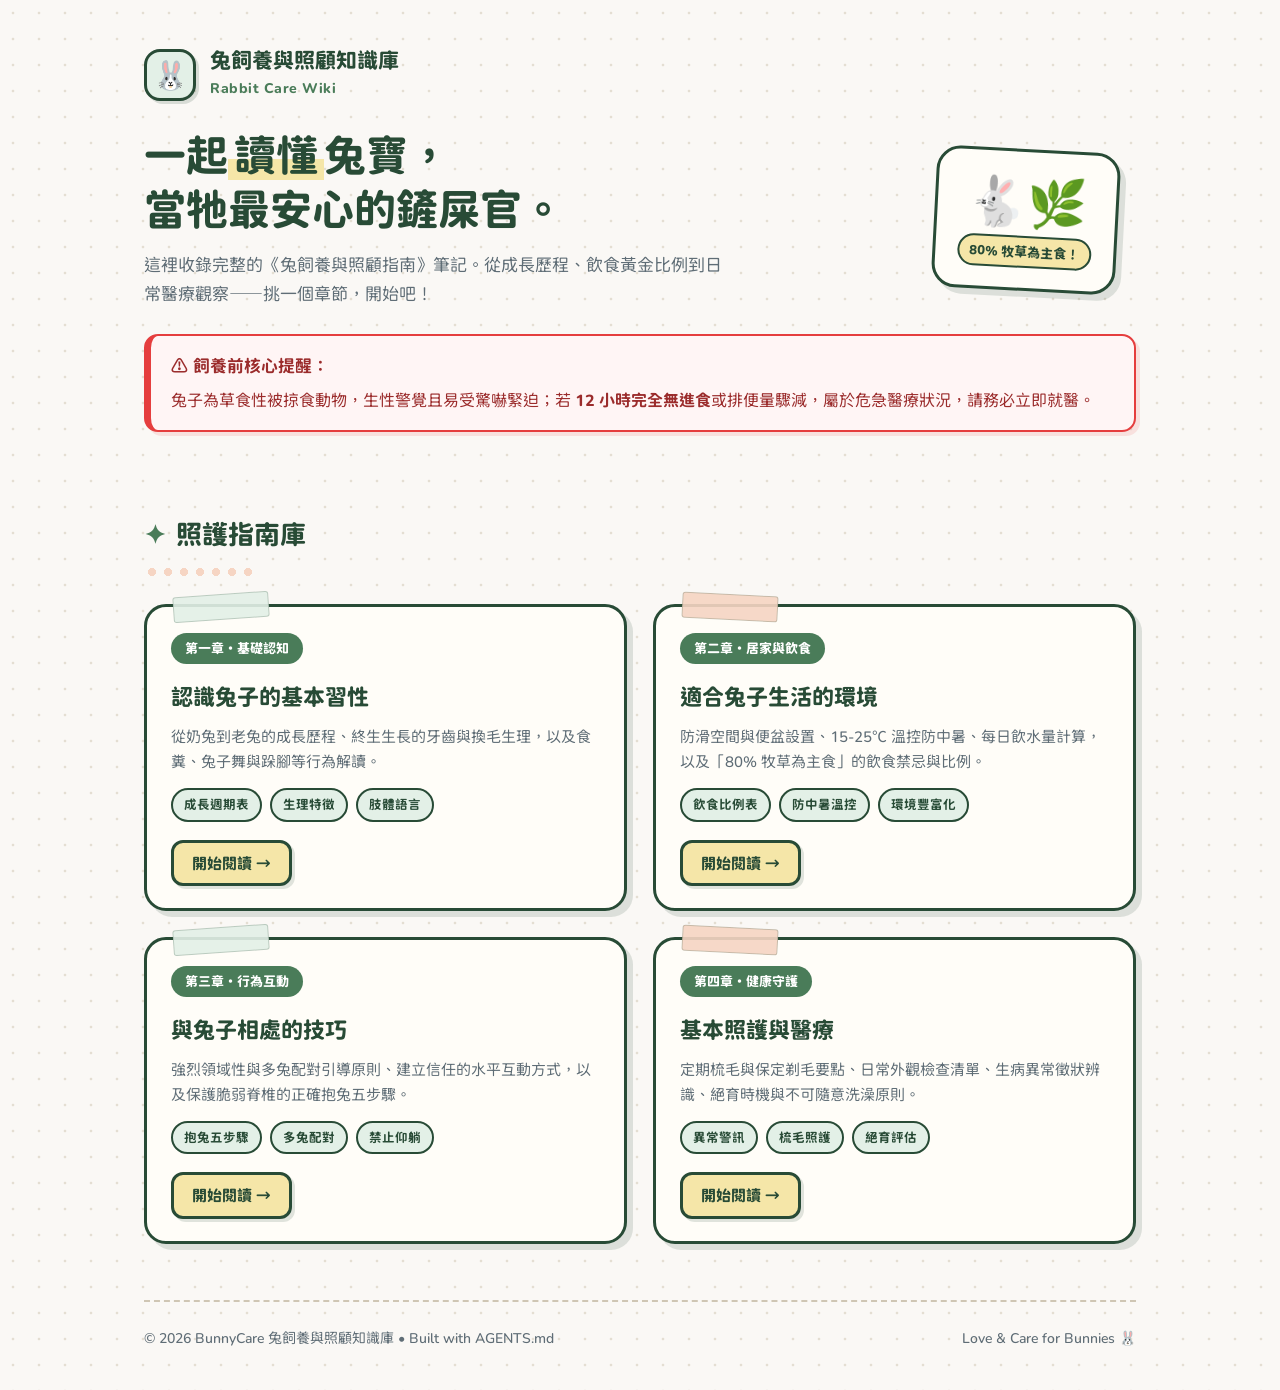
<file: index.html>
<!DOCTYPE html>
<html lang="zh-Hant">
<head>
  <meta charset="utf-8">
  <meta name="viewport" content="width=device-width, initial-scale=1">
  <title>BunnyCare 兔飼養與照顧知識庫</title>
  <meta name="description" content="認識穴兔生理習性、打造安全生活環境，陪伴兔寶健康度過每一個生命階段。">
  <link rel="preconnect" href="https://fonts.googleapis.com">
  <link rel="preconnect" href="https://fonts.gstatic.com" crossorigin>
  <link href="https://fonts.googleapis.com/css2?family=Chiron+GoRound+TC:wght@400;500;600;700;800&family=Noto+Sans+TC:wght@400;500;700;900&display=swap" rel="stylesheet">
  <link rel="stylesheet" href="style.css">
</head>
<body>
  <div class="wrap">

    <header>
      <div class="brand">
        <div class="brand-icon">🐰</div>
        <div class="txt">
          <b>兔飼養與照顧知識庫</b>
          <span>Rabbit Care Wiki</span>
        </div>
      </div>

      <div class="hero">
        <div>
          <h1>一起<span class="u">讀懂</span>兔寶，<br>當牠最安心的鏟屎官。</h1>
          <p>這裡收錄完整的《兔飼養與照顧指南》筆記。從成長歷程、飲食黃金比例到日常醫療觀察——挑一個章節，開始吧！</p>
        </div>
        <div class="mascot">
          <div class="mascot-card">
            <span class="mascot-emoji">🐇🌿</span>
            <span class="mascot-label">80% 牧草為主食！</span>
          </div>
        </div>
      </div>

      <div class="alert-box">
        <strong>⚠️ 飼養前核心提醒：</strong>
        兔子為草食性被掠食動物，生性警覺且易受驚嚇緊迫；若 <b>12 小時完全無進食</b>或排便量驟減，屬於危急醫療狀況，請務必立即就醫。
      </div>
    </header>

    <section class="sec">
      <h2><span class="star">✦</span> 照護指南庫</h2>
      <div class="hand"></div>

      <div class="grid" id="guide-grid">
        <a class="card" href="guides/basic-habits.html">
          <span class="tape"></span>
          <span class="no">第一章・基礎認知</span>
          <h3>認識兔子的基本習性</h3>
          <p>從奶兔到老兔的成長歷程、終生生長的牙齒與換毛生理，以及食糞、兔子舞與跺腳等行為解讀。</p>
          <div class="tags">
            <span class="tag">成長週期表</span>
            <span class="tag">生理特徵</span>
            <span class="tag">肢體語言</span>
          </div>
          <span class="go">開始閱讀 →</span>
        </a>

        <a class="card" href="guides/living-environment.html">
          <span class="tape"></span>
          <span class="no">第二章・居家與飲食</span>
          <h3>適合兔子生活的環境</h3>
          <p>防滑空間與便盆設置、15-25℃ 溫控防中暑、每日飲水量計算，以及「80% 牧草為主食」的飲食禁忌與比例。</p>
          <div class="tags">
            <span class="tag">飲食比例表</span>
            <span class="tag">防中暑溫控</span>
            <span class="tag">環境豐富化</span>
          </div>
          <span class="go">開始閱讀 →</span>
        </a>

        <a class="card" href="guides/interaction-tips.html">
          <span class="tape"></span>
          <span class="no">第三章・行為互動</span>
          <h3>與兔子相處的技巧</h3>
          <p>強烈領域性與多兔配對引導原則、建立信任的水平互動方式，以及保護脆弱脊椎的正確抱兔五步驟。</p>
          <div class="tags">
            <span class="tag">抱兔五步驟</span>
            <span class="tag">多兔配對</span>
            <span class="tag">禁止仰躺</span>
          </div>
          <span class="go">開始閱讀 →</span>
        </a>

        <a class="card" href="guides/health-care.html">
          <span class="tape"></span>
          <span class="no">第四章・健康守護</span>
          <h3>基本照護與醫療</h3>
          <p>定期梳毛與保定剃毛要點、日常外觀檢查清單、生病異常徵狀辨識、絕育時機與不可隨意洗澡原則。</p>
          <div class="tags">
            <span class="tag">異常警訊</span>
            <span class="tag">梳毛照護</span>
            <span class="tag">絕育評估</span>
          </div>
          <span class="go">開始閱讀 →</span>
        </a>
      </div>
    </section>

    <footer>
      <span>© 2026 BunnyCare 兔飼養與照顧知識庫 • Built with AGENTS.md</span>
      <span>Love & Care for Bunnies 🐰</span>
    </footer>

  </div>
</body>
</html>
</file>
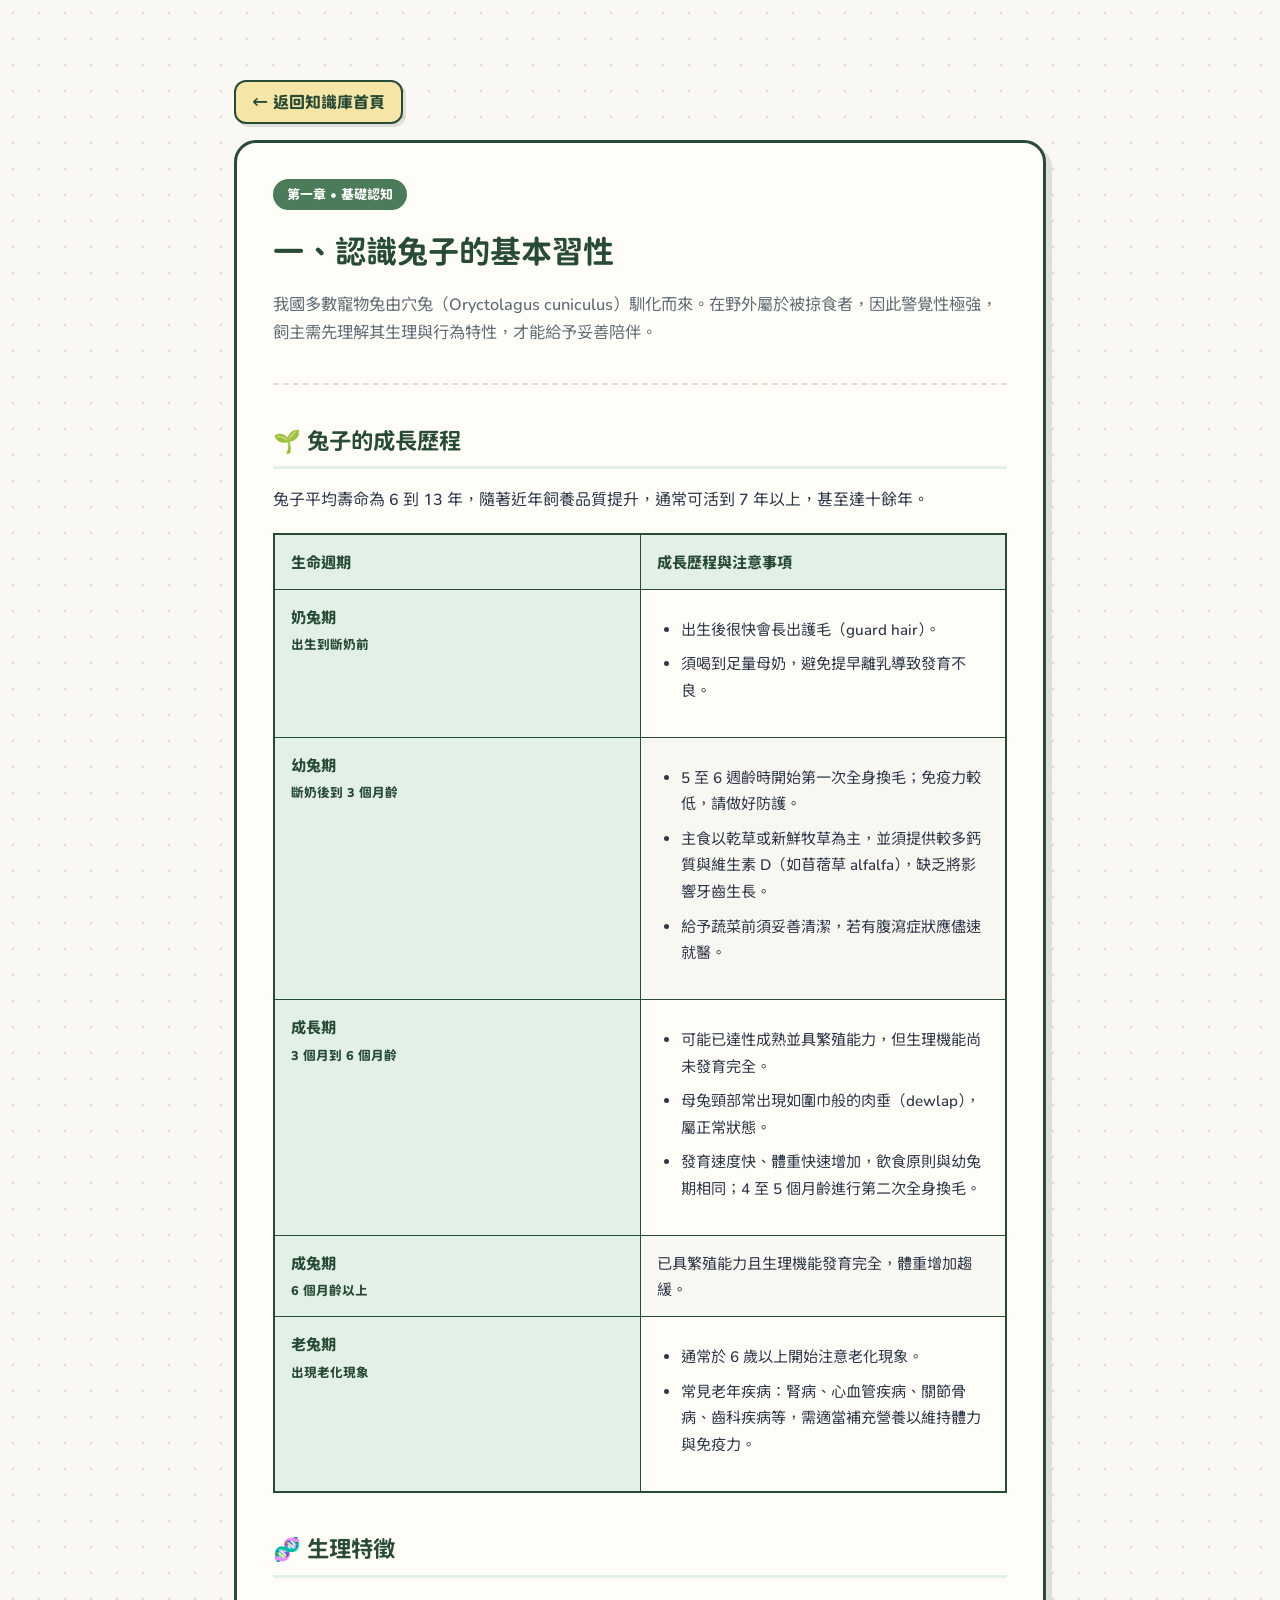
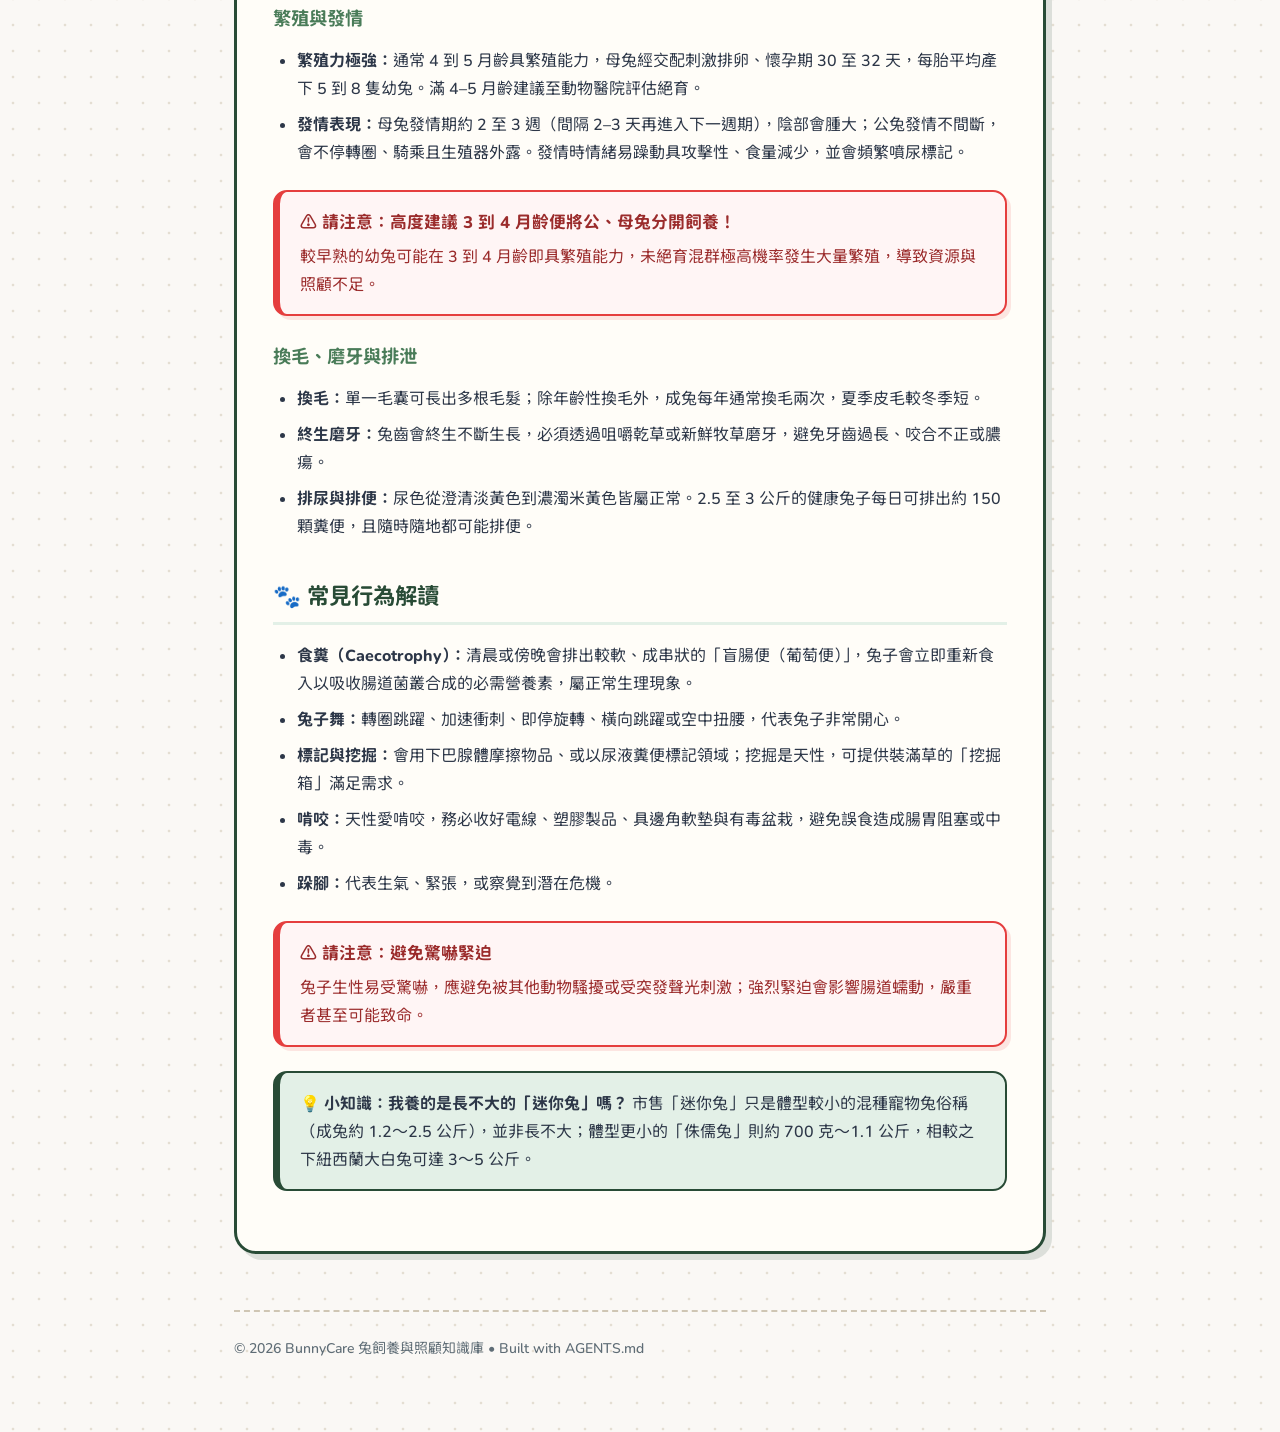
<file: guides/basic-habits.html>
<!DOCTYPE html>
<html lang="zh-Hant">
<head>
  <meta charset="UTF-8">
  <meta name="viewport" content="width=device-width, initial-scale=1.0">
  <title>一、認識兔子的基本習性 - BunnyCare 知識庫</title>
  <link rel="preconnect" href="https://fonts.googleapis.com">
  <link rel="preconnect" href="https://fonts.gstatic.com" crossorigin>
  <link href="https://fonts.googleapis.com/css2?family=Chiron+GoRound+TC:wght@400;500;600;700;800&family=Noto+Sans+TC:wght@400;500;700;900&display=swap" rel="stylesheet">
  <link rel="stylesheet" href="../style.css">
</head>
<body>
  <div class="container">
    <header>
      <a href="../index.html" class="back-link">← 返回知識庫首頁</a>
    </header>

    <article class="guide-article">
      <div class="article-header">
        <span class="card-badge">第一章 • 基礎認知</span>
        <h1>一、認識兔子的基本習性</h1>
        <p class="lead">我國多數寵物兔由穴兔（Oryctolagus cuniculus）馴化而來。在野外屬於被掠食者，因此警覺性極強，飼主需先理解其生理與行為特性，才能給予妥善陪伴。</p>
      </div>

      <h2>🌱 兔子的成長歷程</h2>
      <p>兔子平均壽命為 6 到 13 年，隨著近年飼養品質提升，通常可活到 7 年以上，甚至達十餘年。</p>

      <table class="data-table">
        <thead>
          <tr>
            <th>生命週期</th>
            <th>成長歷程與注意事項</th>
          </tr>
        </thead>
        <tbody>
          <tr>
            <th>奶兔期<br><small>出生到斷奶前</small></th>
            <td>
              <ul>
                <li>出生後很快會長出護毛（guard hair）。</li>
                <li>須喝到足量母奶，避免提早離乳導致發育不良。</li>
              </ul>
            </td>
          </tr>
          <tr>
            <th>幼兔期<br><small>斷奶後到 3 個月齡</small></th>
            <td>
              <ul>
                <li>5 至 6 週齡時開始第一次全身換毛；免疫力較低，請做好防護。</li>
                <li>主食以乾草或新鮮牧草為主，並須提供較多鈣質與維生素 D（如苜蓿草 alfalfa），缺乏將影響牙齒生長。</li>
                <li>給予蔬菜前須妥善清潔，若有腹瀉症狀應儘速就醫。</li>
              </ul>
            </td>
          </tr>
          <tr>
            <th>成長期<br><small>3 個月到 6 個月齡</small></th>
            <td>
              <ul>
                <li>可能已達性成熟並具繁殖能力，但生理機能尚未發育完全。</li>
                <li>母兔頸部常出現如圍巾般的肉垂（dewlap），屬正常狀態。</li>
                <li>發育速度快、體重快速增加，飲食原則與幼兔期相同；4 至 5 個月齡進行第二次全身換毛。</li>
              </ul>
            </td>
          </tr>
          <tr>
            <th>成兔期<br><small>6 個月齡以上</small></th>
            <td>已具繁殖能力且生理機能發育完全，體重增加趨緩。</td>
          </tr>
          <tr>
            <th>老兔期<br><small>出現老化現象</small></th>
            <td>
              <ul>
                <li>通常於 6 歲以上開始注意老化現象。</li>
                <li>常見老年疾病：腎病、心血管疾病、關節骨病、齒科疾病等，需適當補充營養以維持體力與免疫力。</li>
              </ul>
            </td>
          </tr>
        </tbody>
      </table>

      <h2>🧬 生理特徵</h2>
      <h3>繁殖與發情</h3>
      <ul>
        <li><strong>繁殖力極強：</strong>通常 4 到 5 月齡具繁殖能力，母兔經交配刺激排卵、懷孕期 30 至 32 天，每胎平均產下 5 到 8 隻幼兔。滿 4–5 月齡建議至動物醫院評估絕育。</li>
        <li><strong>發情表現：</strong>母兔發情期約 2 至 3 週（間隔 2–3 天再進入下一週期），陰部會腫大；公兔發情不間斷，會不停轉圈、騎乘且生殖器外露。發情時情緒易躁動具攻擊性、食量減少，並會頻繁噴尿標記。</li>
      </ul>

      <div class="alert-box">
        <strong>⚠️ 請注意：高度建議 3 到 4 月齡便將公、母兔分開飼養！</strong>
        較早熟的幼兔可能在 3 到 4 月齡即具繁殖能力，未絕育混群極高機率發生大量繁殖，導致資源與照顧不足。
      </div>

      <h3>換毛、磨牙與排泄</h3>
      <ul>
        <li><strong>換毛：</strong>單一毛囊可長出多根毛髮；除年齡性換毛外，成兔每年通常換毛兩次，夏季皮毛較冬季短。</li>
        <li><strong>終生磨牙：</strong>兔齒會終生不斷生長，必須透過咀嚼乾草或新鮮牧草磨牙，避免牙齒過長、咬合不正或膿瘍。</li>
        <li><strong>排尿與排便：</strong>尿色從澄清淡黃色到濃濁米黃色皆屬正常。2.5 至 3 公斤的健康兔子每日可排出約 150 顆糞便，且隨時隨地都可能排便。</li>
      </ul>

      <h2>🐾 常見行為解讀</h2>
      <ul>
        <li><strong>食糞（Caecotrophy）：</strong>清晨或傍晚會排出較軟、成串狀的「盲腸便（葡萄便）」，兔子會立即重新食入以吸收腸道菌叢合成的必需營養素，屬正常生理現象。</li>
        <li><strong>兔子舞：</strong>轉圈跳躍、加速衝刺、即停旋轉、橫向跳躍或空中扭腰，代表兔子非常開心。</li>
        <li><strong>標記與挖掘：</strong>會用下巴腺體摩擦物品、或以尿液糞便標記領域；挖掘是天性，可提供裝滿草的「挖掘箱」滿足需求。</li>
        <li><strong>啃咬：</strong>天性愛啃咬，務必收好電線、塑膠製品、具邊角軟墊與有毒盆栽，避免誤食造成腸胃阻塞或中毒。</li>
        <li><strong>跺腳：</strong>代表生氣、緊張，或察覺到潛在危機。</li>
      </ul>

      <div class="alert-box">
        <strong>⚠️ 請注意：避免驚嚇緊迫</strong>
        兔子生性易受驚嚇，應避免被其他動物騷擾或受突發聲光刺激；強烈緊迫會影響腸道蠕動，嚴重者甚至可能致命。
      </div>

      <div class="info-box">
        <strong>💡 小知識：我養的是長不大的「迷你兔」嗎？</strong>
        市售「迷你兔」只是體型較小的混種寵物兔俗稱（成兔約 1.2～2.5 公斤），並非長不大；體型更小的「侏儒兔」則約 700 克～1.1 公斤，相較之下紐西蘭大白兔可達 3～5 公斤。
      </div>
    </article>

    <footer>
      <p>© 2026 BunnyCare 兔飼養與照顧知識庫 • Built with AGENTS.md</p>
    </footer>
  </div>
</body>
</html>
</file>
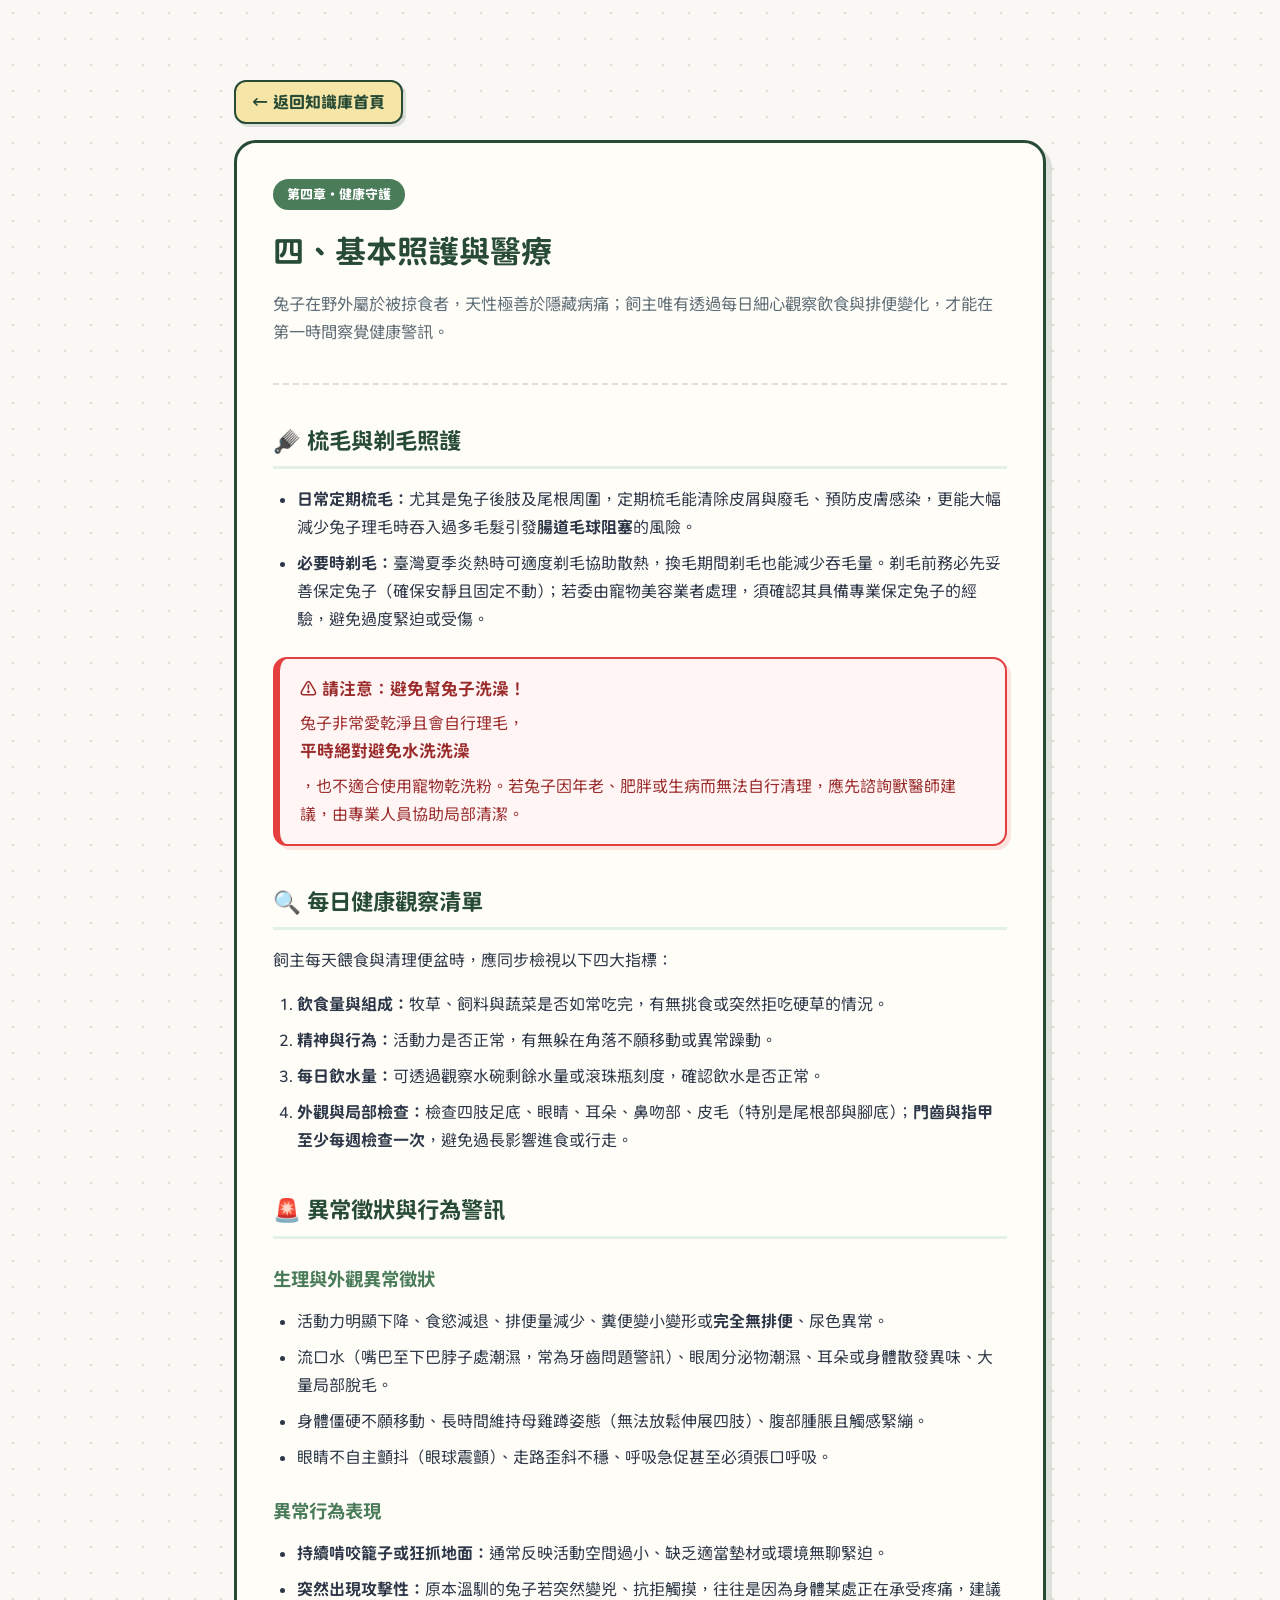
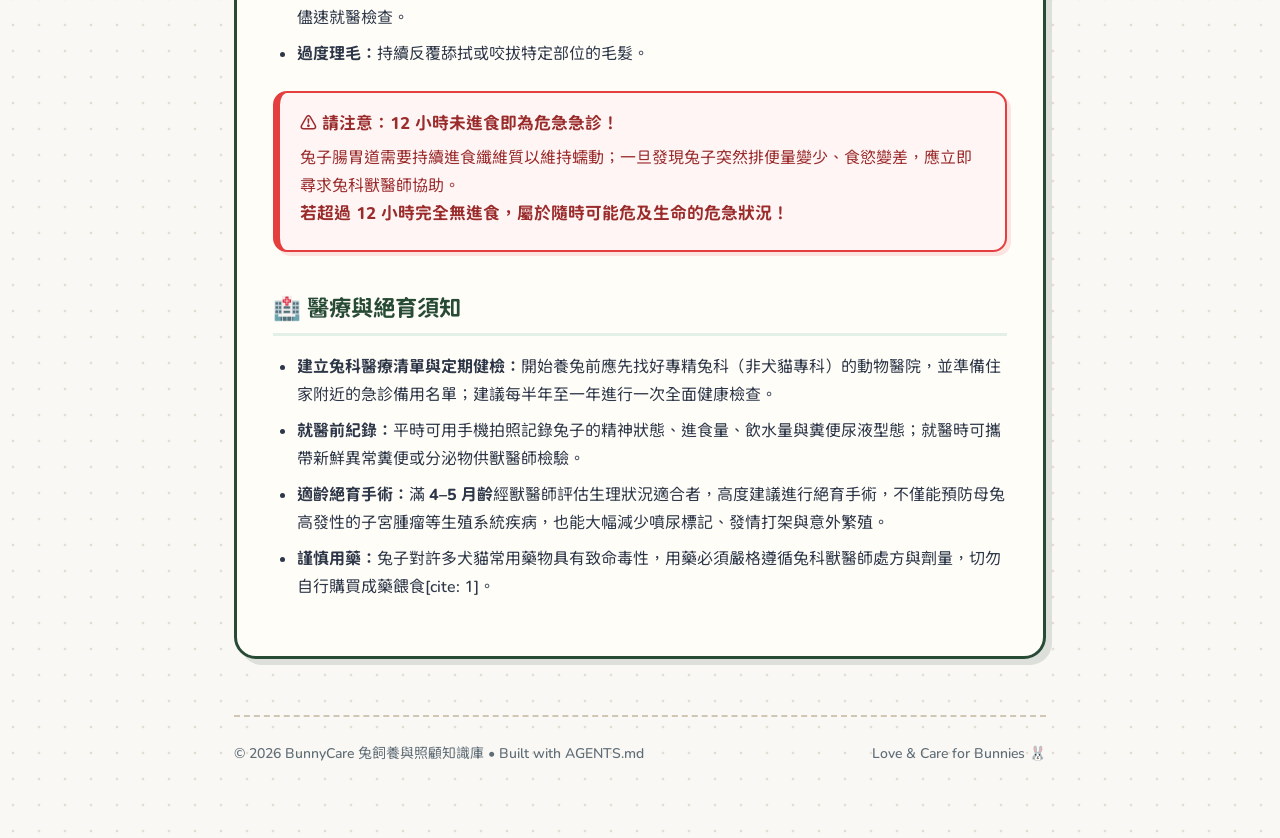
<file: guides/health-care.html>
<!DOCTYPE html>
<html lang="zh-Hant">
<head>
  <meta charset="UTF-8">
  <meta name="viewport" content="width=device-width, initial-scale=1.0">
  <title>四、基本照護與醫療 - BunnyCare 知識庫</title>
  <link rel="preconnect" href="https://fonts.googleapis.com">
  <link rel="preconnect" href="https://fonts.gstatic.com" crossorigin>
  <link href="https://fonts.googleapis.com/css2?family=Chiron+GoRound+TC:wght@400;500;600;700;800&family=Noto+Sans+TC:wght@400;500;700;900&display=swap" rel="stylesheet">
  <link rel="stylesheet" href="../style.css">
</head>
<body>
  <div class="container">
    <header>
      <a href="../index.html" class="back-link">← 返回知識庫首頁</a>
    </header>

    <article class="guide-article">
      <div class="article-header">
        <span class="card-badge">第四章・健康守護</span>
        <h1>四、基本照護與醫療</h1>
        <p class="lead">兔子在野外屬於被掠食者，天性極善於隱藏病痛；飼主唯有透過每日細心觀察飲食與排便變化，才能在第一時間察覺健康警訊。</p>
      </div>

      <h2>🪮 梳毛與剃毛照護</h2>
      <ul>
        <li><strong>日常定期梳毛：</strong>尤其是兔子後肢及尾根周圍，定期梳毛能清除皮屑與廢毛、預防皮膚感染，更能大幅減少兔子理毛時吞入過多毛髮引發<strong>腸道毛球阻塞</strong>的風險。</li>
        <li><strong>必要時剃毛：</strong>臺灣夏季炎熱時可適度剃毛協助散熱，換毛期間剃毛也能減少吞毛量。剃毛前務必先妥善保定兔子（確保安靜且固定不動）；若委由寵物美容業者處理，須確認其具備專業保定兔子的經驗，避免過度緊迫或受傷。</li>
      </ul>

      <div class="alert-box">
        <strong>⚠️ 請注意：避免幫兔子洗澡！</strong>
        兔子非常愛乾淨且會自行理毛，<strong>平時絕對避免水洗洗澡</strong>，也不適合使用寵物乾洗粉。若兔子因年老、肥胖或生病而無法自行清理，應先諮詢獸醫師建議，由專業人員協助局部清潔。
      </div>

      <h2>🔍 每日健康觀察清單</h2>
      <p>飼主每天餵食與清理便盆時，應同步檢視以下四大指標：</p>
      <ol class="step-list">
        <li><strong>飲食量與組成：</strong>牧草、飼料與蔬菜是否如常吃完，有無挑食或突然拒吃硬草的情況。</li>
        <li><strong>精神與行為：</strong>活動力是否正常，有無躲在角落不願移動或異常躁動。</li>
        <li><strong>每日飲水量：</strong>可透過觀察水碗剩餘水量或滾珠瓶刻度，確認飲水是否正常。</li>
        <li><strong>外觀與局部檢查：</strong>檢查四肢足底、眼睛、耳朵、鼻吻部、皮毛（特別是尾根部與腳底）；<strong>門齒與指甲至少每週檢查一次</strong>，避免過長影響進食或行走。</li>
      </ol>

      <h2>🚨 異常徵狀與行為警訊</h2>
      <h3>生理與外觀異常徵狀</h3>
      <ul>
        <li>活動力明顯下降、食慾減退、排便量減少、糞便變小變形或<strong>完全無排便</strong>、尿色異常。</li>
        <li>流口水（嘴巴至下巴脖子處潮濕，常為牙齒問題警訊）、眼周分泌物潮濕、耳朵或身體散發異味、大量局部脫毛。</li>
        <li>身體僵硬不願移動、長時間維持母雞蹲姿態（無法放鬆伸展四肢）、腹部腫脹且觸感緊繃。</li>
        <li>眼睛不自主顫抖（眼球震顫）、走路歪斜不穩、呼吸急促甚至必須張口呼吸。</li>
      </ul>

      <h3>異常行為表現</h3>
      <ul>
        <li><strong>持續啃咬籠子或狂抓地面：</strong>通常反映活動空間過小、缺乏適當墊材或環境無聊緊迫。</li>
        <li><strong>突然出現攻擊性：</strong>原本溫馴的兔子若突然變兇、抗拒觸摸，往往是因為身體某處正在承受疼痛，建議儘速就醫檢查。</li>
        <li><strong>過度理毛：</strong>持續反覆舔拭或咬拔特定部位的毛髮。</li>
      </ul>

      <div class="alert-box">
        <strong>⚠️ 請注意：12 小時未進食即為危急急診！</strong>
        兔子腸胃道需要持續進食纖維質以維持蠕動；一旦發現兔子突然排便量變少、食慾變差，應立即尋求兔科獸醫師協助。<strong>若超過 12 小時完全無進食，屬於隨時可能危及生命的危急狀況！</strong>
      </div>

      <h2>🏥 醫療與絕育須知</h2>
      <ul>
        <li><strong>建立兔科醫療清單與定期健檢：</strong>開始養兔前應先找好專精兔科（非犬貓專科）的動物醫院，並準備住家附近的急診備用名單；建議每半年至一年進行一次全面健康檢查。</li>
        <li><strong>就醫前紀錄：</strong>平時可用手機拍照記錄兔子的精神狀態、進食量、飲水量與糞便尿液型態；就醫時可攜帶新鮮異常糞便或分泌物供獸醫師檢驗。</li>
        <li><strong>適齡絕育手術：</strong>滿 <strong>4–5 月齡</strong>經獸醫師評估生理狀況適合者，高度建議進行絕育手術，不僅能預防母兔高發性的子宮腫瘤等生殖系統疾病，也能大幅減少噴尿標記、發情打架與意外繁殖。</li>
        <li><strong>謹慎用藥：</strong>兔子對許多犬貓常用藥物具有致命毒性，用藥必須嚴格遵循兔科獸醫師處方與劑量，切勿自行購買成藥餵食[cite: 1]。</li>
      </ul>
    </article>

    <footer>
      <span>© 2026 BunnyCare 兔飼養與照顧知識庫 • Built with AGENTS.md</span>
      <span>Love & Care for Bunnies 🐰</span>
    </footer>
  </div>
</body>
</html>
</file>
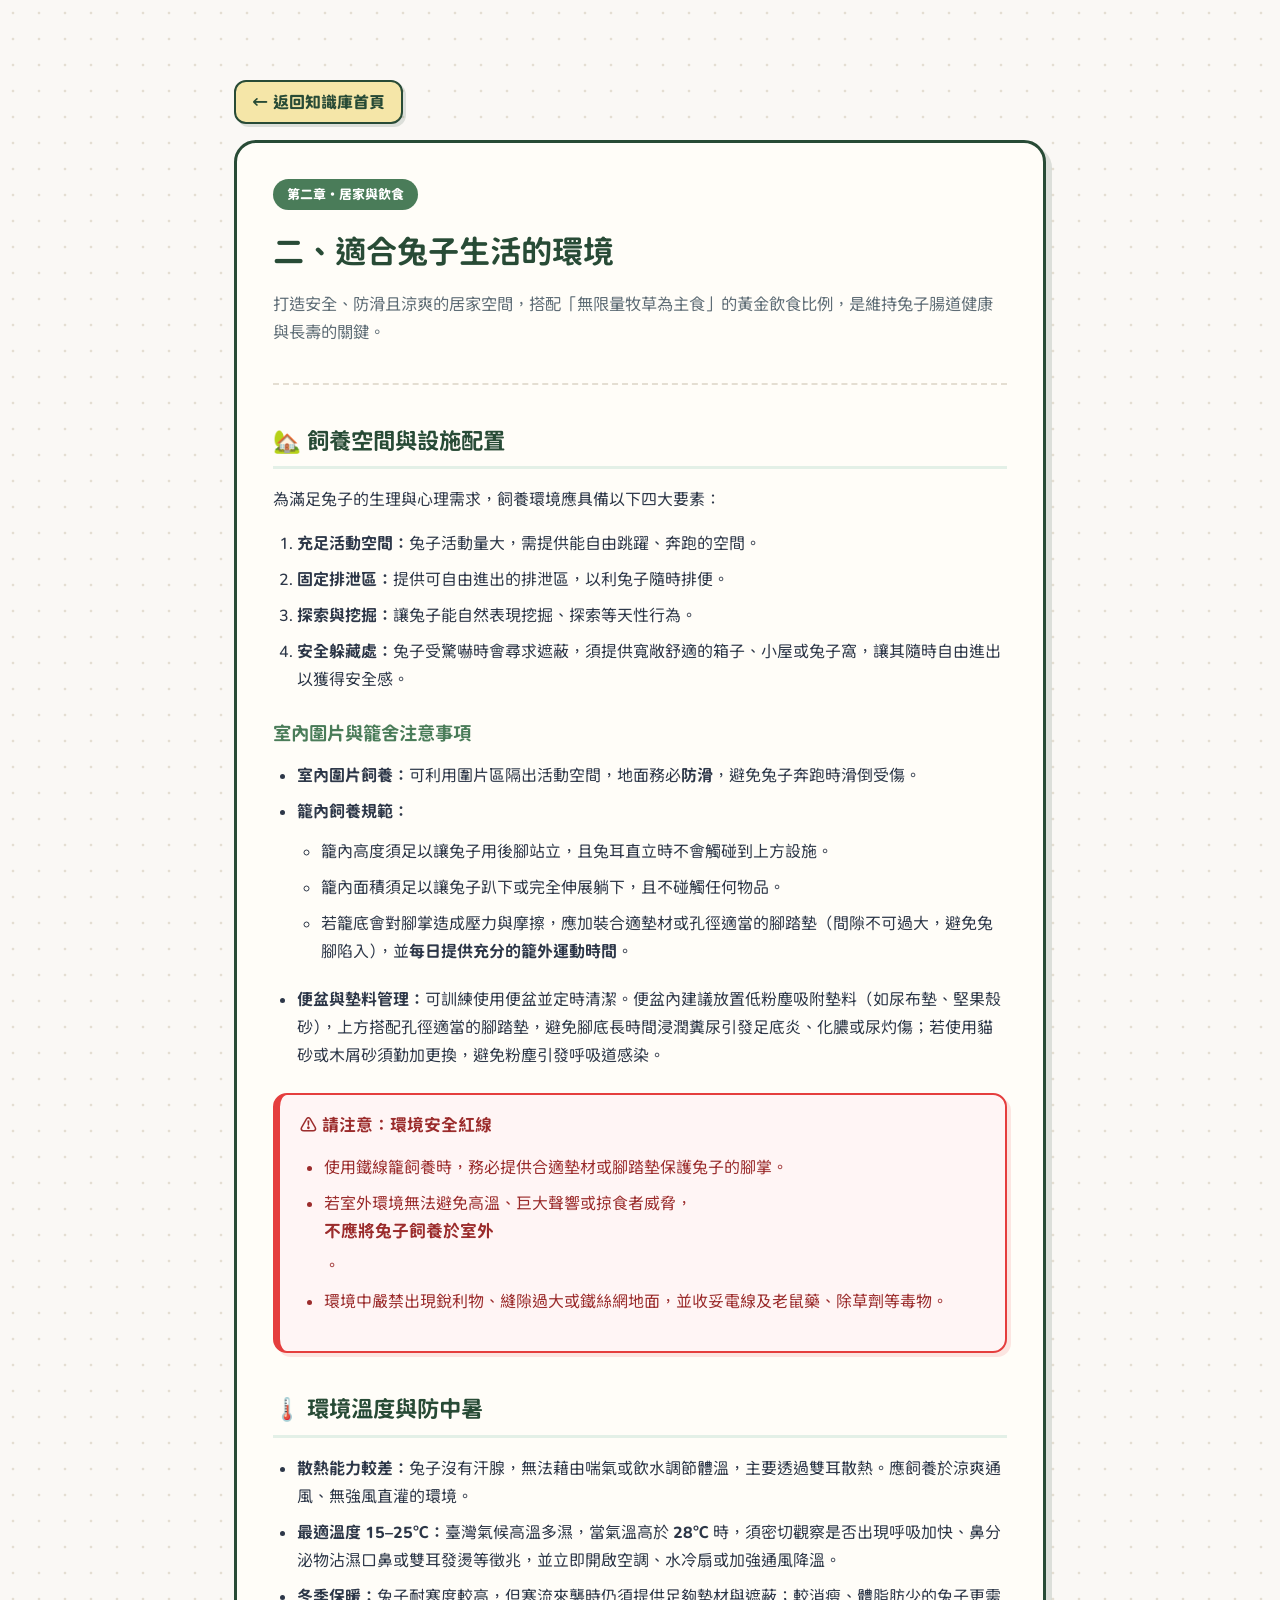
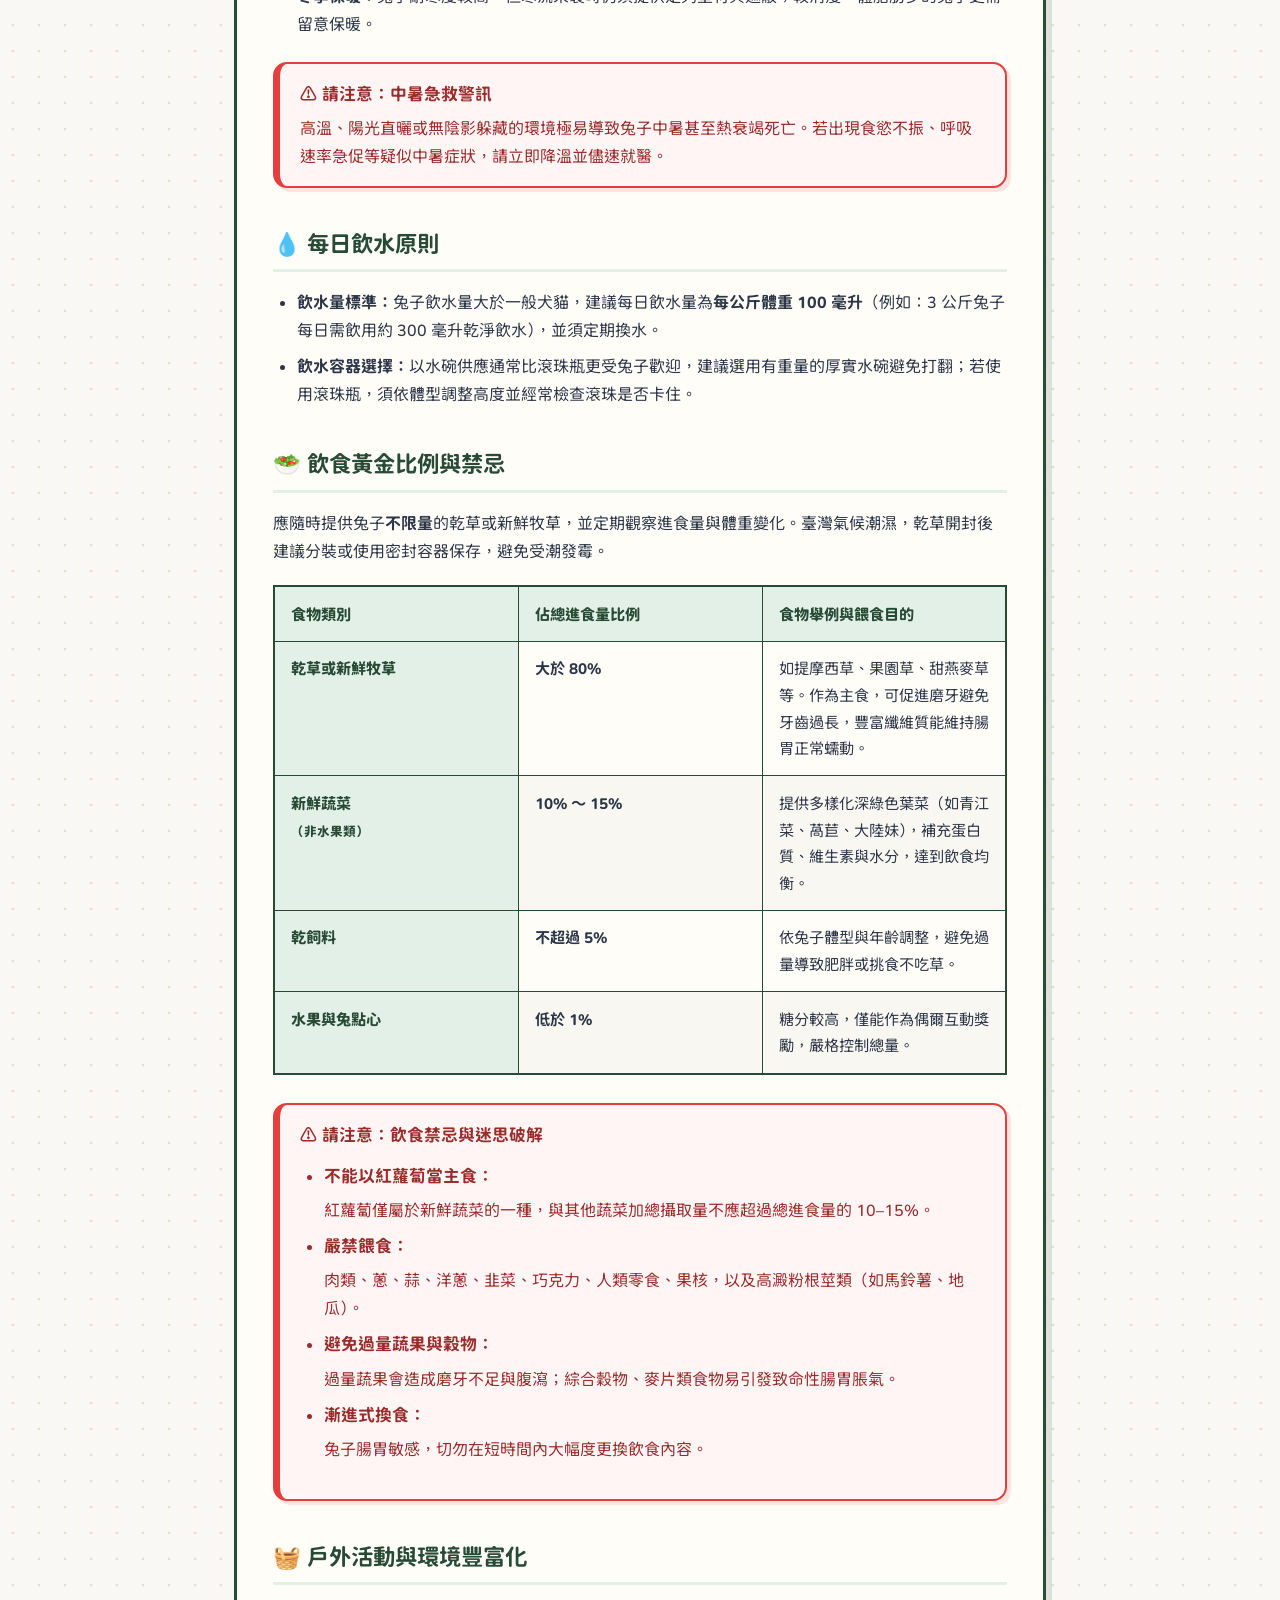
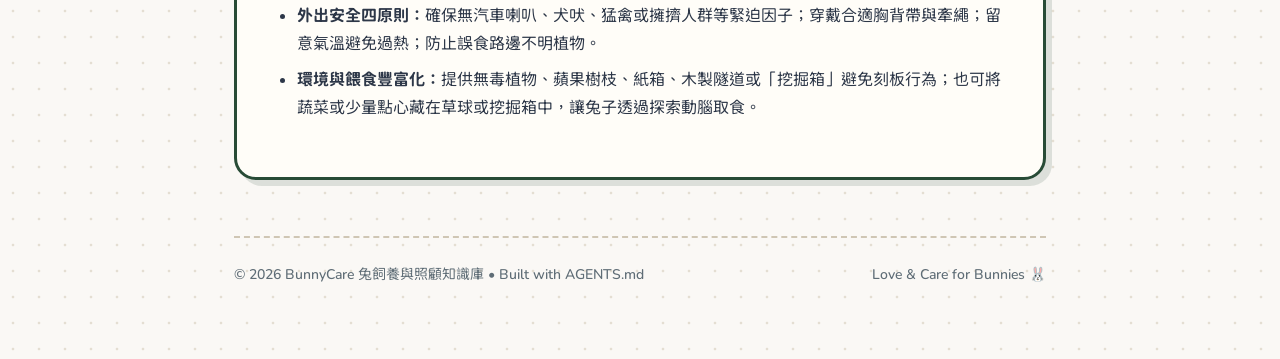
<file: guides/living-environment.html>
<!DOCTYPE html>
<html lang="zh-Hant">
<head>
  <meta charset="UTF-8">
  <meta name="viewport" content="width=device-width, initial-scale=1.0">
  <title>二、適合兔子生活的環境 - BunnyCare 知識庫</title>
  <link rel="preconnect" href="https://fonts.googleapis.com">
  <link rel="preconnect" href="https://fonts.gstatic.com" crossorigin>
  <link href="https://fonts.googleapis.com/css2?family=Chiron+GoRound+TC:wght@400;500;600;700;800&family=Noto+Sans+TC:wght@400;500;700;900&display=swap" rel="stylesheet">
  <link rel="stylesheet" href="../style.css">
</head>
<body>
  <div class="container">
    <header>
      <a href="../index.html" class="back-link">← 返回知識庫首頁</a>
    </header>

    <article class="guide-article">
      <div class="article-header">
        <span class="card-badge">第二章・居家與飲食</span>
        <h1>二、適合兔子生活的環境</h1>
        <p class="lead">打造安全、防滑且涼爽的居家空間，搭配「無限量牧草為主食」的黃金飲食比例，是維持兔子腸道健康與長壽的關鍵。</p>
      </div>

      <h2>🏡 飼養空間與設施配置</h2>
      <p>為滿足兔子的生理與心理需求，飼養環境應具備以下四大要素：</p>
      <ol class="step-list">
        <li><strong>充足活動空間：</strong>兔子活動量大，需提供能自由跳躍、奔跑的空間。</li>
        <li><strong>固定排泄區：</strong>提供可自由進出的排泄區，以利兔子隨時排便。</li>
        <li><strong>探索與挖掘：</strong>讓兔子能自然表現挖掘、探索等天性行為。</li>
        <li><strong>安全躲藏處：</strong>兔子受驚嚇時會尋求遮蔽，須提供寬敞舒適的箱子、小屋或兔子窩，讓其隨時自由進出以獲得安全感。</li>
      </ol>

      <h3>室內圍片與籠舍注意事項</h3>
      <ul>
        <li><strong>室內圍片飼養：</strong>可利用圍片區隔出活動空間，地面務必<strong>防滑</strong>，避免兔子奔跑時滑倒受傷。</li>
        <li><strong>籠內飼養規範：</strong>
          <ul>
            <li>籠內高度須足以讓兔子用後腳站立，且兔耳直立時不會觸碰到上方設施。</li>
            <li>籠內面積須足以讓兔子趴下或完全伸展躺下，且不碰觸任何物品。</li>
            <li>若籠底會對腳掌造成壓力與摩擦，應加裝合適墊材或孔徑適當的腳踏墊（間隙不可過大，避免兔腳陷入），並<strong>每日提供充分的籠外運動時間</strong>。</li>
          </ul>
        </li>
        <li><strong>便盆與墊料管理：</strong>可訓練使用便盆並定時清潔。便盆內建議放置低粉塵吸附墊料（如尿布墊、堅果殼砂），上方搭配孔徑適當的腳踏墊，避免腳底長時間浸潤糞尿引發足底炎、化膿或尿灼傷；若使用貓砂或木屑砂須勤加更換，避免粉塵引發呼吸道感染。</li>
      </ul>

      <div class="alert-box">
        <strong>⚠️ 請注意：環境安全紅線</strong>
        <ul>
          <li>使用鐵線籠飼養時，務必提供合適墊材或腳踏墊保護兔子的腳掌。</li>
          <li>若室外環境無法避免高溫、巨大聲響或掠食者威脅，<strong>不應將兔子飼養於室外</strong>。</li>
          <li>環境中嚴禁出現銳利物、縫隙過大或鐵絲網地面，並收妥電線及老鼠藥、除草劑等毒物。</li>
        </ul>
      </div>

      <h2>🌡️ 環境溫度與防中暑</h2>
      <ul>
        <li><strong>散熱能力較差：</strong>兔子沒有汗腺，無法藉由喘氣或飲水調節體溫，主要透過雙耳散熱。應飼養於涼爽通風、無強風直灌的環境。</li>
        <li><strong>最適溫度 15–25℃：</strong>臺灣氣候高溫多濕，當氣溫高於 <strong>28℃</strong> 時，須密切觀察是否出現呼吸加快、鼻分泌物沾濕口鼻或雙耳發燙等徵兆，並立即開啟空調、水冷扇或加強通風降溫。</li>
        <li><strong>冬季保暖：</strong>兔子耐寒度較高，但寒流來襲時仍須提供足夠墊材與遮蔽；較消瘦、體脂肪少的兔子更需留意保暖。</li>
      </ul>

      <div class="alert-box">
        <strong>⚠️ 請注意：中暑急救警訊</strong>
        高溫、陽光直曬或無陰影躲藏的環境極易導致兔子中暑甚至熱衰竭死亡。若出現食慾不振、呼吸速率急促等疑似中暑症狀，請立即降溫並儘速就醫。
      </div>

      <h2>💧 每日飲水原則</h2>
      <ul>
        <li><strong>飲水量標準：</strong>兔子飲水量大於一般犬貓，建議每日飲水量為<strong>每公斤體重 100 毫升</strong>（例如：3 公斤兔子每日需飲用約 300 毫升乾淨飲水），並須定期換水。</li>
        <li><strong>飲水容器選擇：</strong>以水碗供應通常比滾珠瓶更受兔子歡迎，建議選用有重量的厚實水碗避免打翻；若使用滾珠瓶，須依體型調整高度並經常檢查滾珠是否卡住。</li>
      </ul>

      <h2>🥗 飲食黃金比例與禁忌</h2>
      <p>應隨時提供兔子<strong>不限量</strong>的乾草或新鮮牧草，並定期觀察進食量與體重變化。臺灣氣候潮濕，乾草開封後建議分裝或使用密封容器保存，避免受潮發霉。</p>

      <table class="data-table">
        <thead>
          <tr>
            <th>食物類別</th>
            <th>佔總進食量比例</th>
            <th>食物舉例與餵食目的</th>
          </tr>
        </thead>
        <tbody>
          <tr>
            <th>乾草或新鮮牧草</th>
            <td><strong>大於 80%</strong></td>
            <td>如提摩西草、果園草、甜燕麥草等。作為主食，可促進磨牙避免牙齒過長，豐富纖維質能維持腸胃正常蠕動。</td>
          </tr>
          <tr>
            <th>新鮮蔬菜<br><small>（非水果類）</small></th>
            <td><strong>10% ～ 15%</strong></td>
            <td>提供多樣化深綠色葉菜（如青江菜、萵苣、大陸妹），補充蛋白質、維生素與水分，達到飲食均衡。</td>
          </tr>
          <tr>
            <th>乾飼料</th>
            <td><strong>不超過 5%</strong></td>
            <td>依兔子體型與年齡調整，避免過量導致肥胖或挑食不吃草。</td>
          </tr>
          <tr>
            <th>水果與兔點心</th>
            <td><strong>低於 1%</strong></td>
            <td>糖分較高，僅能作為偶爾互動獎勵，嚴格控制總量。</td>
          </tr>
        </tbody>
      </table>

      <div class="alert-box">
        <strong>⚠️ 請注意：飲食禁忌與迷思破解</strong>
        <ul>
          <li><strong>不能以紅蘿蔔當主食：</strong>紅蘿蔔僅屬於新鮮蔬菜的一種，與其他蔬菜加總攝取量不應超過總進食量的 10–15%。</li>
          <li><strong>嚴禁餵食：</strong>肉類、蔥、蒜、洋蔥、韭菜、巧克力、人類零食、果核，以及高澱粉根莖類（如馬鈴薯、地瓜）。</li>
          <li><strong>避免過量蔬果與穀物：</strong>過量蔬果會造成磨牙不足與腹瀉；綜合穀物、麥片類食物易引發致命性腸胃脹氣。</li>
          <li><strong>漸進式換食：</strong>兔子腸胃敏感，切勿在短時間內大幅度更換飲食內容。</li>
        </ul>
      </div>

      <h2>🧺 戶外活動與環境豐富化</h2>
      <ul>
        <li><strong>外出安全四原則：</strong>確保無汽車喇叭、犬吠、猛禽或擁擠人群等緊迫因子；穿戴合適胸背帶與牽繩；留意氣溫避免過熱；防止誤食路邊不明植物。</li>
        <li><strong>環境與餵食豐富化：</strong>提供無毒植物、蘋果樹枝、紙箱、木製隧道或「挖掘箱」避免刻板行為；也可將蔬菜或少量點心藏在草球或挖掘箱中，讓兔子透過探索動腦取食。</li>
      </ul>
    </article>

    <footer>
      <span>© 2026 BunnyCare 兔飼養與照顧知識庫 • Built with AGENTS.md</span>
      <span>Love & Care for Bunnies 🐰</span>
    </footer>
  </div>
</body>
</html>
</file>
<file: style.css>
:root {
  /* 保留原有的牧草燕麥色系，並擴充手帳風輔助色 */
  --bg-color: #faf8f5;         /* 溫暖燕麥白 */
  --paper-bg: #fffdf8;         /* 手帳紙張白 */
  --dot-color: #e4ded2;        /* 筆記本點點色 */
  --text-main: #2d3748;        /* 深炭灰文字 */
  --text-muted: #5f6d76;       /* 次要說明文字 */
  --primary-color: #4a7c59;    /* 主色：天然牧草綠 */
  --primary-soft: #e3f0e7;     /* 淺牧草綠 */
  --forest-dark: #284b36;      /* 深森林綠（用於手繪邊框與陰影） */
  --carrot-soft: #f6d5c3;      /* 粉橘紅蘿蔔色（紙膠帶與點綴） */
  --hay-yellow: #f5e6a8;       /* 乾草暖黃（螢光筆底線與按鈕） */
  --alert-bg: #fff5f5;         /* 警語紅底 */
  --alert-border: #e53e3e;     /* 警語紅框 */
  --alert-text: #9b2c2c;       /* 警語深紅字 */
  --round: "Chiron GoRound TC", "Noto Sans TC", sans-serif;
  --body: "Noto Sans TC", "Chiron GoRound TC", sans-serif;
}

* {
  box-sizing: border-box;
  margin: 0;
  padding: 0;
}

html {
  scroll-behavior: smooth;
}

body {
  font-family: var(--body);
  color: var(--text-main);
  min-height: 100vh;
  /* 點點筆記本背景 */
  background: radial-gradient(circle, var(--dot-color) 1.5px, transparent 1.6px) 0 0 / 26px 26px, var(--bg-color);
  line-height: 1.75;
}

.wrap {
  max-width: 1040px;
  margin: 0 auto;
  padding: 0 24px;
}

/* 內頁專用較窄閱讀容器 */
.container {
  max-width: 860px;
  margin: 0 auto;
  padding: 2rem 24px;
}

/* Header & Brand */
header {
  padding: 48px 0 16px;
  position: relative;
}

.brand {
  display: flex;
  align-items: center;
  gap: 14px;
}

.brand-icon {
  width: 52px;
  height: 52px;
  background: var(--primary-soft);
  border: 3px solid var(--forest-dark);
  border-radius: 16px;
  display: flex;
  align-items: center;
  justify-content: center;
  font-size: 28px;
  box-shadow: 3px 3px 0 rgba(40, 75, 54, 0.16);
}

.brand .txt b {
  display: block;
  font-family: var(--round);
  font-weight: 800;
  color: var(--forest-dark);
  font-size: 21px;
  line-height: 1.2;
}

.brand .txt span {
  font-family: var(--round);
  font-weight: 700;
  color: var(--primary-color);
  font-size: 14px;
  letter-spacing: 0.5px;
}

/* Hero Section */
.hero {
  margin-top: 28px;
  display: grid;
  grid-template-columns: 1fr 220px;
  gap: 20px;
  align-items: center;
}

.hero h1 {
  font-family: var(--round);
  font-weight: 800;
  color: var(--forest-dark);
  font-size: 42px;
  line-height: 1.28;
}

.hero h1 .u {
  background: linear-gradient(transparent 58%, var(--hay-yellow) 58%);
  padding: 0 6px;
}

.hero p {
  margin-top: 14px;
  font-size: 17px;
  color: var(--text-muted);
  max-width: 580px;
}

.hero .mascot {
  justify-self: center;
}

.mascot-card {
  background: var(--paper-bg);
  border: 3px solid var(--forest-dark);
  border-radius: 24px;
  padding: 20px 22px;
  text-align: center;
  box-shadow: 6px 6px 0 rgba(40, 75, 54, 0.14);
  transform: rotate(3deg);
}

.mascot-emoji {
  display: block;
  font-size: 48px;
  line-height: 1.2;
  margin-bottom: 6px;
}

.mascot-label {
  display: inline-block;
  font-family: var(--round);
  font-weight: 800;
  font-size: 13px;
  color: var(--forest-dark);
  background: var(--hay-yellow);
  padding: 3px 10px;
  border-radius: 999px;
  border: 2px solid var(--forest-dark);
}

/* Section Title */
.sec {
  margin-top: 40px;
}

.sec h2 {
  font-family: var(--round);
  font-weight: 800;
  color: var(--forest-dark);
  font-size: 26px;
  display: flex;
  align-items: center;
  gap: 10px;
}

.sec h2 .star {
  color: var(--primary-color);
}

.hand {
  width: 110px;
  height: 8px;
  margin: 10px 0 28px;
  background: radial-gradient(circle, var(--carrot-soft) 45%, transparent 46%) 0 0 / 16px 8px repeat-x;
}

/* Lesson / Guide Cards Grid (2x2 雙欄排版) */
.grid {
  display: grid;
  grid-template-columns: repeat(2, 1fr);
  gap: 26px;
}

.card {
  position: relative;
  display: flex;
  flex-direction: column;
  background: var(--paper-bg);
  border: 3px solid var(--forest-dark);
  border-radius: 22px;
  padding: 26px 24px 22px;
  box-shadow: 6px 6px 0 rgba(40, 75, 54, 0.14);
  text-decoration: none;
  color: inherit;
  transition: transform 0.15s ease, box-shadow 0.15s ease;
}

.card:hover {
  transform: translate(-2px, -2px);
  box-shadow: 9px 9px 0 rgba(40, 75, 54, 0.18);
}

/* 紙膠帶裝飾 */
.card .tape {
  position: absolute;
  top:-13px;
  left: 26px;
  width: 96px;
  height: 26px;
  background: var(--primary-soft);
  border: 1.5px solid rgba(40, 75, 54, 0.25);
  opacity: 0.9;
  border-radius: 3px;
  transform: rotate(-4deg);
}

.card:nth-child(2n) .tape {
  background: var(--carrot-soft);
  transform: rotate(3deg);
}

.card .no {
  align-self: flex-start;
  font-family: var(--round);
  font-weight: 800;
  color: #fff;
  background: var(--primary-color);
  padding: 4px 14px;
  border-radius: 999px;
  font-size: 13px;
  margin-bottom: 14px;
}

.card h3 {
  font-family: var(--round);
  font-weight: 800;
  color: var(--forest-dark);
  font-size: 22px;
  margin-bottom: 8px;
}

.card p {
  color: var(--text-muted);
  font-size: 15px;
  line-height: 1.65;
  flex: 1;
}

.card .tags {
  display: flex;
  gap: 8px;
  flex-wrap: wrap;
  margin: 14px 0 18px;
}

.card .tag {
  background: var(--primary-soft);
  border: 2px solid var(--forest-dark);
  color: var(--forest-dark);
  font-family: var(--round);
  font-weight: 700;
  font-size: 12.5px;
  padding: 4px 11px;
  border-radius: 999px;
}

.card .go {
  align-self: flex-start;
  font-family: var(--round);
  font-weight: 800;
  color: var(--forest-dark);
  font-size: 15px;
  background: var(--hay-yellow);
  border: 3px solid var(--forest-dark);
  border-radius: 12px;
  padding: 7px 18px;
  box-shadow: 3px 3px 0 rgba(40, 75, 54, 0.14);
}

/* Alert Box (首頁與內頁共用) */
.alert-box {
  background-color: var(--alert-bg);
  border: 2.5px solid var(--alert-border);
  border-left-width: 7px;
  color: var(--alert-text);
  padding: 1rem 1.25rem;
  border-radius: 14px;
  margin: 1.5rem 0;
  box-shadow: 4px 4px 0 rgba(229, 62, 62, 0.12);
}

.alert-box strong {
  display: block;
  font-family: var(--round);
  margin-bottom: 0.3rem;
  font-size: 1.05rem;
}

/* Info Box (內頁用) */
.info-box {
  background-color: var(--primary-soft);
  border: 2.5px solid var(--forest-dark);
  border-left-width: 7px;
  padding: 1rem 1.25rem;
  border-radius: 14px;
  margin: 1.5rem 0;
}

/* 內頁文章樣式 (guides/*.html 沿用同一套手帳風) */
.back-link {
  display: inline-block;
  font-family: var(--round);
  font-weight: 800;
  color: var(--forest-dark);
  background: var(--hay-yellow);
  border: 2.5px solid var(--forest-dark);
  padding: 6px 16px;
  border-radius: 12px;
  text-decoration: none;
  box-shadow: 3px 3px 0 rgba(40, 75, 54, 0.14);
}

.back-link:hover {
  transform: translate(-1px, -1px);
}

.guide-article {
  background: var(--paper-bg);
  padding: 2.25rem;
  border-radius: 22px;
  border: 3px solid var(--forest-dark);
  box-shadow: 6px 6px 0 rgba(40, 75, 54, 0.14);
}

.article-header {
  margin-bottom: 2rem;
  padding-bottom: 1.25rem;
  border-bottom: 2px dashed var(--dot-color);
}

.card-badge {
  display: inline-block;
  font-family: var(--round);
  font-weight: 800;
  color: #fff;
  background: var(--primary-color);
  padding: 4px 14px;
  border-radius: 999px;
  font-size: 13px;
  margin-bottom: 10px;
}

.article-header h1 {
  font-family: var(--round);
  font-size: 1.95rem;
  color: var(--forest-dark);
  margin: 0.35rem 0 0.6rem;
}

.lead {
  color: var(--text-muted);
  font-size: 1.02rem;
}

.guide-article h2 {
  font-family: var(--round);
  font-size: 1.4rem;
  color: var(--forest-dark);
  margin: 2.25rem 0 1rem;
  padding-bottom: 0.4rem;
  border-bottom: 3px solid var(--primary-soft);
}

.guide-article h3 {
  font-family: var(--round);
  font-size: 1.15rem;
  margin: 1.5rem 0 0.6rem;
  color: var(--primary-color);
}

.guide-article p {
  margin-bottom: 1rem;
}

.guide-article ul, .step-list {
  margin: 0.75rem 0 1.25rem 1.5rem;
}

.guide-article li {
  margin-bottom: 0.5rem;
}

.data-table {
  width: 100%;
  border-collapse: collapse;
  margin: 1.25rem 0 1.75rem;
  font-size: 0.95rem;
  border: 2.5px solid var(--forest-dark);
}

.data-table th, .data-table td {
  border: 1.5px solid var(--forest-dark);
  padding: 0.85rem 1rem;
  text-align: left;
  vertical-align: top;
}

.data-table th {
  background-color: var(--primary-soft);
  color: var(--forest-dark);
  font-family: var(--round);
  font-weight: 800;
  width: 26%;
}

.data-table tr:nth-child(even) {
  background-color: #f9f7f2;
}

/* Footer */
footer {
  margin: 56px 0 40px;
  padding-top: 24px;
  border-top: 2px dashed #cfc6b4;
  color: var(--text-muted);
  font-size: 14px;
  display: flex;
  justify-content: space-between;
  flex-wrap: wrap;
  gap: 8px;
}

@media (max-width: 640px) {
  .hero {
    grid-template-columns: 1fr;
  }
  .hero .mascot {
    display: none;
  }
  .hero h1 {
    font-size: 32px;
  }
  .grid {
    grid-template-columns: 1fr;
  }
  header {
    padding-top: 32px;
  }
  .guide-article {
    padding: 1.5rem 1.15rem;
  }
}
</file>
